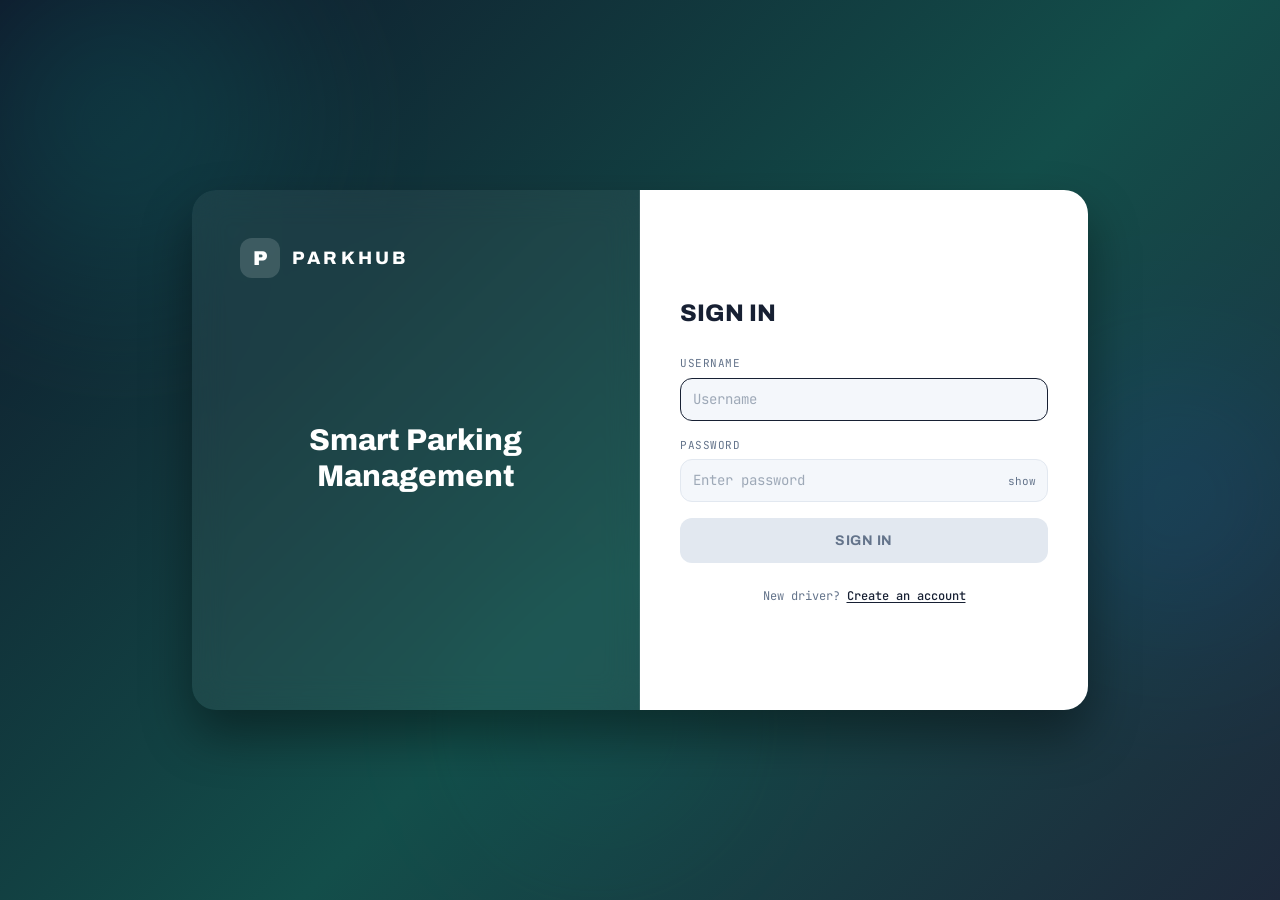
<file: index.html>
<!doctype html>
<html lang="en">
  <head>
    <meta charset="UTF-8" />
    <meta name="viewport" content="width=device-width, initial-scale=1.0" />
    <title>ParkHub — Sign In</title>
    <link rel="stylesheet" href="css/styles.css" />
  </head>
  <body>
    <div class="auth-shell">
      <div class="blob blob-1"></div>
      <div class="blob blob-2"></div>
      <div class="blob blob-3"></div>

      <!-- ============ Sign in ============ -->
      <div class="auth-card" id="login-screen">
        <div class="auth-brand">
          <div class="auth-logo">
            <div class="mark">P</div>
            <span class="name">ParkHub</span>
          </div>
          <div>
            <h2 class="auth-headline">Smart Parking Management</h2>
          </div>
        </div>

        <div class="auth-form">
          <div class="auth-logo auth-mobile-brand" style="margin-bottom: 40px">
            <div class="mark">P</div>
            <span class="name">ParkHub</span>
          </div>
          <h1 class="auth-title">Sign In</h1>

          <div class="msg msg--success" id="registered-msg" style="margin-top: 16px" hidden></div>

          <form id="login-form" class="stack-sm" style="margin-top: 24px" novalidate>
            <label class="field">
              <span class="field-label">Username</span>
              <input class="input round mono" id="login-username" placeholder="Username" autocomplete="username" autofocus />
            </label>
            <label class="field">
              <span class="field-label">Password</span>
              <span class="input-wrap" style="display: block">
                <input
                  class="input round mono"
                  id="login-password"
                  type="password"
                  placeholder="Enter password"
                  autocomplete="current-password"
                />
                <button type="button" class="input-toggle" data-toggle-pw="login-password">show</button>
              </span>
            </label>
            <div class="msg msg--error" id="login-error" hidden></div>
            <button type="submit" class="btn btn-primary btn-block btn-round" id="login-submit" disabled>Sign In</button>
          </form>

          <p class="auth-alt">New driver? <button type="button" id="go-register">Create an account</button></p>

        </div>
      </div>

      <!-- ============ Register ============ -->
      <div class="register-card" id="register-screen" hidden>
        <div class="register-section" style="padding-top: 24px">
          <div>
            <button type="button" class="link-btn plain" id="back-to-login">← Back to Sign In</button>
            <h1 class="auth-title" style="margin-top: 12px; font-size: 20px">Create Driver Account</h1>
            <p class="mono muted" style="margin-top: 4px; font-size: 11px">Community Parking · Cebu City</p>
          </div>
        </div>

        <form id="register-form" novalidate>
          <div class="register-section">
            <div class="section-label">1 — Personal Information</div>
            <div class="grid-2">
              <label class="field">
                <span class="field-label">First Name</span>
                <input class="input round" id="reg-first" placeholder="e.g. Juan" required />
              </label>
              <label class="field">
                <span class="field-label">Last Name</span>
                <input class="input round" id="reg-last" placeholder="e.g. Dela Cruz" required />
              </label>
            </div>
            <label class="field">
              <span class="field-label">Username</span>
              <span class="field-hint" style="display: block; margin: -2px 0 6px">Used to log in to your account</span>
              <input class="input round mono" id="reg-username" placeholder="e.g. juandelacruz" autocomplete="username" required />
            </label>
            <label class="field">
              <span class="field-label">Contact Number</span>
              <input class="input round mono" id="reg-contact" placeholder="e.g. 09XX XXX XXXX" required />
            </label>
            <label class="field">
              <span class="field-label">Email Address</span>
              <input class="input round mono" id="reg-email" type="email" placeholder="you@example.com" autocomplete="email" required />
            </label>
          </div>

          <div class="register-section">
            <div class="section-label">2 — Security</div>
            <label class="field">
              <span class="field-label">Password</span>
              <span class="input-wrap" style="display: block">
                <input
                  class="input round mono"
                  id="reg-password"
                  type="password"
                  placeholder="Create a password"
                  autocomplete="new-password"
                  required
                />
                <button type="button" class="input-toggle" data-toggle-pw="reg-password">show</button>
              </span>
              <ul class="pw-rules" id="pw-rules" hidden></ul>
            </label>
            <label class="field">
              <span class="field-label">Confirm Password</span>
              <span class="input-wrap" style="display: block">
                <input
                  class="input round mono"
                  id="reg-confirm"
                  type="password"
                  placeholder="Re-enter password"
                  autocomplete="new-password"
                  required
                />
                <button type="button" class="input-toggle" data-toggle-pw="reg-confirm">show</button>
              </span>
              <p class="field-hint" id="pw-match" hidden></p>
            </label>

            <div class="msg msg--error" id="register-error" hidden></div>

            <button type="submit" class="btn btn-dark btn-block btn-round" id="register-submit" disabled>Create Account</button>

            <p class="auth-alt" style="margin-top: 0; font-size: 11px">
              Already have an account? <button type="button" id="back-to-login-2">Sign in</button>
            </p>
          </div>
        </form>
      </div>
    </div>

    <script src="js/data.js"></script>
    <script src="js/store.js"></script>
    <script src="js/ui.js"></script>
    <script src="js/auth.js"></script>
  </body>
</html>
</file>
<file: css/styles.css>
/* ==========================================================================
   ParkHub — Community-Based Parking Facility Management System
   Plain CSS stylesheet (Swiss / International typographic style)
   ========================================================================== */

/* ---------- 0. Fonts (bundled locally in /fonts — works offline) ---------- */
/* Archivo — latin-ext */
@font-face {
  font-family: "Archivo";
  font-style: normal;
  font-weight: 400 900;
  font-display: swap;
  src: url("../fonts/archivo-latin-ext.woff2") format("woff2");
  unicode-range:
    U+0100-02BA, U+02BD-02C5, U+02C7-02CC, U+02CE-02D7, U+02DD-02FF, U+0304,
    U+0308, U+0329, U+1D00-1DBF, U+1E00-1E9F, U+1EF2-1EFF, U+2020, U+20A0-20AB,
    U+20AD-20C4, U+2113, U+2C60-2C7F, U+A720-A7FF;
}

/* Archivo — latin */
@font-face {
  font-family: "Archivo";
  font-style: normal;
  font-weight: 400 900;
  font-display: swap;
  src: url("../fonts/archivo-latin.woff2") format("woff2");
  unicode-range:
    U+0000-00FF, U+0131, U+0152-0153, U+02BB-02BC, U+02C6, U+02DA, U+02DC,
    U+0304, U+0308, U+0329, U+2000-206F, U+20AC, U+2122, U+2191, U+2193, U+2212,
    U+2215, U+FEFF, U+FFFD;
}

/* Inter — latin-ext */
@font-face {
  font-family: "Inter";
  font-style: normal;
  font-weight: 400 600;
  font-display: swap;
  src: url("../fonts/inter-latin-ext.woff2") format("woff2");
  unicode-range:
    U+0100-02BA, U+02BD-02C5, U+02C7-02CC, U+02CE-02D7, U+02DD-02FF, U+0304,
    U+0308, U+0329, U+1D00-1DBF, U+1E00-1E9F, U+1EF2-1EFF, U+2020, U+20A0-20AB,
    U+20AD-20C4, U+2113, U+2C60-2C7F, U+A720-A7FF;
}

/* Inter — latin */
@font-face {
  font-family: "Inter";
  font-style: normal;
  font-weight: 400 600;
  font-display: swap;
  src: url("../fonts/inter-latin.woff2") format("woff2");
  unicode-range:
    U+0000-00FF, U+0131, U+0152-0153, U+02BB-02BC, U+02C6, U+02DA, U+02DC,
    U+0304, U+0308, U+0329, U+2000-206F, U+20AC, U+2122, U+2191, U+2193, U+2212,
    U+2215, U+FEFF, U+FFFD;
}

/* JetBrains Mono — latin-ext */
@font-face {
  font-family: "JetBrains Mono";
  font-style: normal;
  font-weight: 400 700;
  font-display: swap;
  src: url("../fonts/jetbrains-mono-latin-ext.woff2") format("woff2");
  unicode-range:
    U+0100-02BA, U+02BD-02C5, U+02C7-02CC, U+02CE-02D7, U+02DD-02FF, U+0304,
    U+0308, U+0329, U+1D00-1DBF, U+1E00-1E9F, U+1EF2-1EFF, U+2020, U+20A0-20AB,
    U+20AD-20C4, U+2113, U+2C60-2C7F, U+A720-A7FF;
}

/* JetBrains Mono — latin */
@font-face {
  font-family: "JetBrains Mono";
  font-style: normal;
  font-weight: 400 700;
  font-display: swap;
  src: url("../fonts/jetbrains-mono-latin.woff2") format("woff2");
  unicode-range:
    U+0000-00FF, U+0131, U+0152-0153, U+02BB-02BC, U+02C6, U+02DA, U+02DC,
    U+0304, U+0308, U+0329, U+2000-206F, U+20AC, U+2122, U+2191, U+2193, U+2212,
    U+2215, U+FEFF, U+FFFD;
}

/* ---------- 1. Design tokens ---------- */
:root {
  --font-display: "Archivo", sans-serif;
  --font-sans: "Inter", sans-serif;
  --font-mono: "JetBrains Mono", monospace;

  --paper: #f4f7fb;
  --ink: #172033;
  --ink-soft: #64748b;
  --line: #e2e8f0;
  --signal: #ef4444;
  --signal-ink: #dc2626;
  --available: #22c55e;
  --available-soft: #dcfce7;
  --occupied: #172033;
  --reserved: #f59e0b;
  --reserved-soft: #fef3c7;
  --navy: #172234;
  --navy-soft: #223149;
  --info: #2998d3;
  --violet: #8b4ab8;
  --teal: #18b99a;
  --pwd: #3b82f6;
  --pwd-soft: #eff6ff;
  --gcash: #0070e0;

  --sidebar-w: 224px;
  --radius: 12px;
  --shadow-sm: 0 1px 2px rgba(15, 23, 42, 0.06);
  --shadow-md: 0 4px 12px rgba(15, 23, 42, 0.12);
  --ease: cubic-bezier(0.4, 0, 0.2, 1);
}

/* ---------- 2. Base ---------- */
*,
*::before,
*::after {
  box-sizing: border-box;
}

html,
body {
  height: 100%;
  margin: 0;
}

body {
  background: var(--paper);
  color: var(--ink);
  font-family: var(--font-sans);
  font-size: 14px;
  line-height: 1.5;
  -webkit-font-smoothing: antialiased;
}

h1,
h2,
h3,
p {
  margin: 0;
}

button,
input,
select {
  font: inherit;
  color: inherit;
}

button {
  cursor: pointer;
  background: none;
  border: 0;
  padding: 0;
}

button:disabled {
  cursor: not-allowed;
}

img {
  display: block;
  max-width: 100%;
}

[hidden] {
  display: none !important;
}

::selection {
  background: var(--signal);
  color: #fff;
}

* {
  scrollbar-width: thin;
  scrollbar-color: transparent transparent;
}
*:hover {
  scrollbar-color: var(--line) transparent;
}

.mono {
  font-family: var(--font-mono);
}
.display {
  font-family: var(--font-display);
}
.muted {
  color: var(--ink-soft);
}
.text-green {
  color: var(--available);
}
.text-red {
  color: var(--signal);
}
.text-amber {
  color: var(--reserved);
}
.text-right {
  text-align: right;
}
.text-center {
  text-align: center;
}
.bold {
  font-weight: 700;
}
.stack > * + * {
  margin-top: 24px;
}
.stack-sm > * + * {
  margin-top: 16px;
}

/* ---------- 3. Application shell ---------- */
body.app {
  display: flex;
  flex-direction: column;
  height: 100vh;
  overflow: hidden;
}

.sidebar {
  position: fixed;
  inset: 0 auto 0 0;
  z-index: 40;
  display: flex;
  flex-direction: column;
  width: var(--sidebar-w);
  background: var(--navy);
  color: #fff;
  box-shadow: 0 10px 25px rgba(0, 0, 0, 0.25);
  transform: translateX(-100%);
  transition: transform 300ms var(--ease);
}

body.nav-open .sidebar {
  transform: translateX(0);
}

.sidebar-brand {
  display: flex;
  align-items: center;
  gap: 12px;
  min-height: 64px;
  padding: 0 16px;
  border-bottom: 1px solid rgba(255, 255, 255, 0.1);
}

.brand-mark {
  display: flex;
  align-items: center;
  justify-content: center;
  flex-shrink: 0;
  width: 36px;
  height: 36px;
  border-radius: 8px;
  background: var(--available);
  font-family: var(--font-display);
  font-size: 16px;
  font-weight: 900;
  color: #fff;
}

.brand-name {
  display: block;
  font-family: var(--font-display);
  font-size: 14px;
  font-weight: 800;
  letter-spacing: 0.14em;
  text-transform: uppercase;
  line-height: 1.2;
}

.brand-sub {
  display: block;
  margin-top: 2px;
  font-family: var(--font-mono);
  font-size: 9px;
  letter-spacing: 0.05em;
  text-transform: uppercase;
  color: rgba(255, 255, 255, 0.5);
}

.nav-list {
  display: flex;
  flex: 1;
  flex-direction: column;
  gap: 4px;
  margin: 0;
  padding: 16px 12px;
  list-style: none;
  overflow-y: auto;
}

.nav-item {
  display: flex;
  align-items: center;
  justify-content: space-between;
  gap: 8px;
  width: 100%;
  padding: 12px;
  border-radius: 8px;
  text-align: left;
  color: rgba(255, 255, 255, 0.65);
  transition:
    background-color 150ms,
    color 150ms;
}

.nav-item:hover {
  background: rgba(255, 255, 255, 0.1);
  color: #fff;
}

.nav-item.is-active {
  background: var(--available);
  color: #fff;
  font-weight: 700;
  box-shadow: var(--shadow-sm);
}

.nav-item-main {
  display: flex;
  align-items: center;
  gap: 12px;
  min-width: 0;
}

.nav-icon {
  display: flex;
  align-items: center;
  justify-content: center;
  flex-shrink: 0;
  width: 28px;
  height: 28px;
  border-radius: 6px;
  background: rgba(255, 255, 255, 0.1);
  font-family: var(--font-display);
  font-size: 10px;
  font-weight: 700;
}

.nav-item.is-active .nav-icon {
  background: rgba(255, 255, 255, 0.2);
}

.nav-label {
  font-family: var(--font-mono);
  font-size: 11px;
  line-height: 1.35;
}

.nav-badge {
  flex-shrink: 0;
  padding: 1px 6px;
  border-radius: 999px;
  background: rgba(255, 255, 255, 0.1);
  font-family: var(--font-mono);
  font-size: 10px;
  font-weight: 700;
  color: #fff;
}

.nav-item.is-active .nav-badge,
.nav-badge--light {
  background: #fff;
  color: var(--available);
}

.sidebar-footer {
  padding: 16px;
  border-top: 1px solid rgba(255, 255, 255, 0.1);
}

.btn-logout {
  width: 100%;
  padding: 10px 16px;
  border: 1px solid rgba(255, 255, 255, 0.2);
  border-radius: 8px;
  font-family: var(--font-mono);
  font-size: 10px;
  letter-spacing: 0.05em;
  text-transform: uppercase;
  color: rgba(255, 255, 255, 0.7);
  transition: background-color 150ms;
}

.btn-logout:hover {
  background: rgba(255, 255, 255, 0.1);
  color: #fff;
}

.topbar,
.workspace {
  transition: margin-left 300ms var(--ease);
}

body.nav-open .topbar,
body.nav-open .workspace {
  margin-left: var(--sidebar-w);
}

.topbar {
  position: sticky;
  top: 0;
  z-index: 30;
  display: flex;
  align-items: center;
  justify-content: space-between;
  gap: 16px;
  min-height: 64px;
  padding: 12px 28px;
  border-bottom: 1px solid var(--line);
  background: rgba(255, 255, 255, 0.95);
  backdrop-filter: blur(8px);
  box-shadow: var(--shadow-sm);
}

.topbar-left {
  display: flex;
  align-items: center;
  gap: 12px;
}

.menu-btn {
  display: flex;
  flex-direction: column;
  align-items: center;
  justify-content: center;
  gap: 4px;
  width: 36px;
  height: 36px;
  border-radius: 8px;
  color: var(--ink-soft);
  transition: background-color 150ms;
}

.menu-btn span {
  display: block;
  width: 16px;
  height: 2px;
  border-radius: 2px;
  background: currentColor;
}

.menu-btn:hover {
  background: var(--paper);
  color: var(--ink);
}

.topbar-title {
  font-family: var(--font-display);
  font-size: 14px;
  font-weight: 600;
  color: var(--ink-soft);
}

.user-chip {
  display: flex;
  align-items: center;
  gap: 8px;
  padding: 6px 12px 6px 6px;
  border: 1px solid var(--line);
  border-radius: 999px;
  background: var(--paper);
  font-size: 13px;
  font-weight: 500;
}

.avatar {
  display: flex;
  align-items: center;
  justify-content: center;
  width: 28px;
  height: 28px;
  border-radius: 999px;
  background: var(--navy);
  font-family: var(--font-display);
  font-size: 12px;
  font-weight: 700;
  color: #fff;
  overflow: hidden;
}

.avatar img {
  width: 100%;
  height: 100%;
  object-fit: cover;
}

.workspace {
  flex: 1;
  overflow-y: auto;
  padding: 32px;
  background: var(--paper);
}

.container-narrow {
  max-width: 1100px;
  margin: 0 auto;
}

/* ---------- 4. Typography blocks ---------- */
.page-head {
  margin-bottom: 24px;
}

.page-title {
  font-family: var(--font-display);
  font-size: 24px;
  font-weight: 800;
  letter-spacing: -0.01em;
  line-height: 1.2;
}

.page-title.upper {
  text-transform: uppercase;
}

.page-title.centered {
  text-align: center;
}

.page-sub {
  margin-top: 4px;
  font-size: 14px;
  color: var(--ink-soft);
}

.page-sub.mono {
  font-size: 11px;
}

.label {
  font-family: var(--font-mono);
  font-size: 11px;
  letter-spacing: 0.18em;
  text-transform: uppercase;
  color: var(--ink-soft);
}

.label-sm {
  font-family: var(--font-mono);
  font-size: 9px;
  letter-spacing: 0.16em;
  text-transform: uppercase;
  color: var(--ink-soft);
}

/* ---------- 5. Cards / panels ---------- */
.card {
  overflow: hidden;
  border: 1px solid var(--line);
  border-radius: var(--radius);
  background: #fff;
  box-shadow: var(--shadow-sm);
}

.card-head {
  display: flex;
  flex-wrap: wrap;
  align-items: center;
  justify-content: space-between;
  gap: 12px;
  padding: 12px 20px;
  border-bottom: 1px solid var(--line);
}

.card-title {
  font-family: var(--font-display);
  font-size: 14px;
  font-weight: 700;
  letter-spacing: 0.14em;
  text-transform: uppercase;
}

.card-subhead {
  font-family: var(--font-mono);
  font-size: 11px;
  font-weight: 700;
  letter-spacing: 0.18em;
  text-transform: uppercase;
  color: var(--ink-soft);
}

.card-count {
  font-family: var(--font-mono);
  font-size: 11px;
  font-weight: 700;
}

.card-body {
  padding: 20px;
}

.card-foot {
  display: flex;
  justify-content: flex-end;
  padding: 12px 16px;
  border-top: 1px solid var(--line);
  background: rgba(244, 247, 251, 0.6);
}

.count-pill {
  padding: 1px 6px;
  background: var(--signal);
  font-family: var(--font-mono);
  font-size: 9px;
  font-weight: 700;
  color: #fff;
}

/* ---------- 6. KPI tiles ---------- */
.kpi-grid {
  display: grid;
  grid-template-columns: 1fr;
  gap: 16px;
}

@media (min-width: 640px) {
  .kpi-grid.cols-3 {
    grid-template-columns: repeat(3, 1fr);
  }
  .kpi-grid.cols-4 {
    grid-template-columns: repeat(2, 1fr);
  }
}

@media (min-width: 1024px) {
  .kpi-grid.cols-4 {
    grid-template-columns: repeat(4, 1fr);
  }
}

.kpi {
  position: relative;
  overflow: hidden;
  padding: 20px;
  border-radius: var(--radius);
  color: #fff;
  box-shadow: var(--shadow-md);
}

.kpi::after {
  content: "";
  position: absolute;
  right: -32px;
  bottom: -32px;
  width: 104px;
  height: 104px;
  border-radius: 999px;
  background: rgba(255, 255, 255, 0.1);
}

.kpi > * {
  position: relative;
}

.kpi-label {
  font-family: var(--font-mono);
  font-size: 10px;
  letter-spacing: 0.18em;
  text-transform: uppercase;
  color: rgba(255, 255, 255, 0.75);
}

.kpi-value {
  margin-top: 4px;
  font-family: var(--font-display);
  font-size: 24px;
  font-weight: 800;
  line-height: 1.2;
}

.kpi--lg .kpi-value {
  margin-top: 8px;
  font-size: 36px;
  letter-spacing: -0.01em;
}

.kpi-sub {
  margin-top: 4px;
  font-size: 12px;
  color: rgba(255, 255, 255, 0.75);
}

.kpi--stat {
  min-height: 128px;
}

.kpi--stat .kpi-value {
  margin-top: 0;
  font-size: 36px;
}

.kpi--stat .kpi-sub {
  margin-top: 8px;
  font-size: 14px;
  font-weight: 500;
  color: rgba(255, 255, 255, 0.85);
}

.g-emerald {
  background: linear-gradient(135deg, #34d399, #059669);
}
.g-blue {
  background: linear-gradient(135deg, var(--info), #2563eb);
}
.g-amber {
  background: linear-gradient(135deg, #fbbf24, #f97316);
}
.g-violet {
  background: linear-gradient(135deg, var(--violet), #9333ea);
}
.g-red {
  background: linear-gradient(135deg, #ef4444, #dc2626);
}
.g-teal {
  background: linear-gradient(135deg, var(--teal), #0891b2);
}

/* ---------- 7. Facility selector ---------- */
.facility-tabs {
  display: flex;
  flex-wrap: wrap;
  gap: 1px;
  margin-bottom: 24px;
  overflow: hidden;
  border: 1px solid var(--line);
  border-radius: var(--radius);
  background: var(--line);
  box-shadow: var(--shadow-sm);
}

.facility-tab {
  flex: 1;
  min-width: 120px;
  padding: 12px 16px;
  background: #fff;
  text-align: left;
  color: var(--ink-soft);
  transition: background-color 150ms;
}

.facility-tab:hover {
  background: var(--paper);
  color: var(--ink);
}

.facility-tab.is-active {
  background: var(--ink);
  color: var(--paper);
}

.facility-tab-name,
.facility-banner-name {
  font-family: var(--font-display);
  font-size: 11px;
  font-weight: 700;
  letter-spacing: 0.05em;
  text-transform: uppercase;
  line-height: 1.25;
}

.facility-tab-meta,
.facility-banner-meta {
  margin-top: 2px;
  font-family: var(--font-mono);
  font-size: 10px;
  opacity: 0.7;
}

.facility-banner {
  margin-bottom: 24px;
  padding: 12px 16px;
  border-radius: var(--radius);
  background: var(--navy);
  color: var(--paper);
  box-shadow: var(--shadow-sm);
}

.facility-banner-meta {
  opacity: 0.6;
}

/* ---------- 8. Zone filter chips ---------- */

.chip {
  padding: 4px 10px;
  font-family: var(--font-mono);
  font-size: 11px;
  letter-spacing: 0.05em;
  text-transform: uppercase;
  color: var(--ink-soft);
  transition: background-color 150ms;
}

.chip:hover {
  background: var(--paper);
}

.chip.is-active {
  background: var(--ink);
  color: var(--paper);
}

/* ---------- 9. Slot map ---------- */
.slot-grid {
  display: grid;
  grid-template-columns: repeat(5, 1fr);
  gap: 1px;
  padding: 1px;
  background: var(--line);
}

@media (min-width: 640px) {
  .slot-grid {
    grid-template-columns: repeat(8, 1fr);
  }
  .slot-grid.cols-10-sm {
    grid-template-columns: repeat(10, 1fr);
  }
}

@media (min-width: 1024px) {
  .slot-grid {
    grid-template-columns: repeat(10, 1fr);
  }
}

.slot {
  position: relative;
  display: flex;
  flex-direction: column;
  justify-content: space-between;
  aspect-ratio: 1 / 1;
  padding: 8px;
  text-align: left;
  transition:
    background-color 150ms,
    opacity 150ms;
}

.slot:focus {
  outline: none;
}

.slot--available {
  background: var(--available-soft);
}
.slot--available.is-pwd {
  background: var(--pwd-soft);
}
.slot--occupied {
  background: #fff;
}
.slot--occupied.from-reservation,
.slot--reserved {
  background: var(--reserved-soft);
}
.slot--out_of_service {
  background: var(--line);
  opacity: 0.6;
}

button.slot--available:hover {
  background: rgba(34, 197, 94, 0.2);
}
button.slot--available.is-pwd:hover {
  background: #dbeafe;
}
button.slot--occupied:not(.from-reservation):hover {
  background: var(--paper);
}
button.slot--reserved:hover {
  background: rgba(245, 158, 11, 0.2);
}
button.slot--out_of_service:hover {
  opacity: 0.8;
}

.slot.is-selected {
  box-shadow: inset 0 0 0 2px var(--ink);
}

/* Driver picker: unavailable slots are dimmed */
.slot.is-locked {
  cursor: not-allowed;
  opacity: 0.4;
}
.slot--reserved.is-locked {
  opacity: 0.5;
}

.slot-row {
  display: flex;
  align-items: center;
  justify-content: space-between;
  gap: 2px;
}

.slot-row.bottom {
  align-items: flex-end;
}

.slot-id {
  font-family: var(--font-mono);
  font-size: 12px;
  font-weight: 500;
}

.slot--out_of_service .slot-id {
  text-decoration: line-through;
  color: var(--ink-soft);
}

.slot-icons {
  display: flex;
  align-items: center;
  gap: 2px;
}

.slot-sub {
  overflow: hidden;
  font-family: var(--font-mono);
  font-size: 10px;
  color: var(--ink-soft);
  white-space: nowrap;
  text-overflow: ellipsis;
}

.pwd-tag {
  font-family: var(--font-mono);
  font-size: 8px;
  font-weight: 700;
  color: var(--pwd);
}

.slot-select-hint {
  position: absolute;
  inset: 0;
  display: flex;
  align-items: center;
  justify-content: center;
  opacity: 0;
  transition: opacity 150ms;
}

.slot:hover .slot-select-hint {
  opacity: 1;
}

.slot-select-hint span {
  padding: 2px 6px;
  background: var(--available);
  font-family: var(--font-mono);
  font-size: 9px;
  font-weight: 700;
  letter-spacing: 0.05em;
  text-transform: uppercase;
  color: #fff;
}

.vbadge {
  display: inline-flex;
  align-items: center;
  justify-content: center;
  width: 16px;
  height: 16px;
  border-radius: 4px;
  font-family: var(--font-mono);
  font-size: 8px;
  font-weight: 700;
  color: #fff;
}

.vbadge--A {
  background: var(--ink);
}
.vbadge--M {
  background: var(--violet);
}

.legend .vbadge {
  font-size: 9px;
}

.dot {
  display: inline-block;
  flex-shrink: 0;
  width: 8px;
  height: 8px;
}

.dot--available {
  background: var(--available);
}
.dot--occupied {
  background: var(--occupied);
}
.dot--reserved {
  background: var(--reserved);
}
.dot--out_of_service {
  background: var(--ink-soft);
}
.dot--pwd {
  border-radius: 999px;
  background: var(--pwd);
}

.legend {
  display: flex;
  flex-wrap: wrap;
  align-items: center;
  gap: 16px;
  padding: 12px 20px;
  border-top: 1px solid var(--line);
}

.legend.top {
  border-top: 0;
  border-bottom: 1px solid var(--line);
  padding: 12px 24px;
}

.legend-item {
  display: flex;
  align-items: center;
  gap: 8px;
  font-size: 12px;
  color: var(--ink-soft);
}

/* ---------- 10. Tables ---------- */
.table-wrap {
  overflow-x: auto;
}

table.data {
  width: 100%;
  border-collapse: collapse;
  text-align: left;
  font-size: 14px;
}

table.data th {
  padding: 10px 16px;
  border-bottom: 1px solid var(--line);
  background: var(--paper);
  font-family: var(--font-mono);
  font-size: 10px;
  font-weight: 500;
  letter-spacing: 0.05em;
  text-transform: uppercase;
  color: var(--ink-soft);
  white-space: nowrap;
}

table.data.plain th {
  background: transparent;
  padding: 10px 20px;
  font-size: 11px;
}

table.data td {
  padding: 12px 16px;
  border-bottom: 1px solid var(--line);
  vertical-align: middle;
}

table.data.plain td {
  padding: 12px 20px;
}

table.data.compact td {
  font-family: var(--font-mono);
  font-size: 12px;
}

table.data tbody tr:last-child td {
  border-bottom: 0;
}

table.data tbody tr:hover {
  background: rgba(244, 247, 251, 0.6);
}

table.data tr.is-dim {
  opacity: 0.6;
}

table.data tr.is-faded {
  opacity: 0.5;
}

table.data td.empty {
  padding: 32px 20px;
  text-align: center;
  font-family: var(--font-mono);
  font-size: 13px;
  color: var(--ink-soft);
}

.cell-actions {
  display: flex;
  align-items: center;
  justify-content: flex-end;
  gap: 8px;
}

/* ---------- 11. Badges ---------- */
.badge {
  display: inline-block;
  padding: 2px 8px;
  font-family: var(--font-mono);
  font-size: 10px;
  font-weight: 700;
  letter-spacing: 0.05em;
  text-transform: uppercase;
  white-space: nowrap;
}

.badge--green {
  background: var(--available-soft);
  color: var(--available);
}
.badge--red {
  background: rgba(239, 68, 68, 0.1);
  color: var(--signal);
}
.badge--amber {
  background: var(--reserved-soft);
  color: var(--reserved);
}
.badge--gray {
  background: var(--line);
  color: var(--ink-soft);
}
.badge--dark {
  background: var(--ink);
  color: var(--paper);
}
.badge--solid-green {
  background: var(--available);
  color: #fff;
}
.badge--solid-red {
  background: var(--signal);
  color: #fff;
}
.badge--outline-pwd {
  border: 1px solid #60a5fa;
  color: var(--pwd);
  font-size: 9px;
  padding: 1px 6px;
}

/* ---------- 12. Buttons ---------- */
.btn {
  display: inline-flex;
  align-items: center;
  justify-content: center;
  gap: 6px;
  padding: 12px 16px;
  font-family: var(--font-display);
  font-size: 14px;
  font-weight: 700;
  letter-spacing: 0.04em;
  text-transform: uppercase;
  transition:
    background-color 150ms,
    color 150ms,
    border-color 150ms,
    opacity 150ms;
}

.btn-block {
  width: 100%;
}

.btn-round {
  border-radius: var(--radius);
}

.btn-primary {
  background: var(--signal);
  color: #fff;
}
.btn-primary:hover {
  background: var(--signal-ink);
}

.btn-dark {
  background: var(--ink);
  color: var(--paper);
}
.btn-dark:hover {
  background: var(--signal);
}
.btn-dark.to-gcash:hover {
  background: var(--gcash);
}
.btn-dark.to-green:hover {
  background: var(--available);
}

.btn-outline-dark {
  border: 2px solid var(--ink);
  background: #fff;
  color: var(--ink);
}
.btn-outline-dark:hover {
  background: var(--ink);
  color: var(--paper);
}

.btn-gcash {
  background: var(--gcash);
  color: #fff;
}
.btn-gcash:hover {
  opacity: 0.9;
}

.btn:disabled,
.btn:disabled:hover {
  background: var(--line);
  border-color: var(--line);
  color: var(--ink-soft);
  opacity: 1;
}

/* Small mono action buttons */
.btn-sm {
  display: inline-flex;
  align-items: center;
  justify-content: center;
  gap: 4px;
  padding: 4px 12px;
  border: 1px solid var(--ink);
  background: #fff;
  font-family: var(--font-mono);
  font-size: 11px;
  letter-spacing: 0.05em;
  text-transform: uppercase;
  white-space: nowrap;
  transition:
    background-color 150ms,
    color 150ms,
    border-color 150ms;
}

.btn-sm:hover {
  background: var(--ink);
  color: var(--paper);
}

.btn-sm.lg {
  padding: 10px 20px;
}

.btn-sm.green {
  border-color: var(--available);
  color: var(--available);
}
.btn-sm.green:hover {
  background: var(--available);
  color: #fff;
}

.btn-sm.red {
  border-color: var(--signal);
  color: var(--signal);
}
.btn-sm.red:hover {
  background: var(--signal);
  color: #fff;
}

.btn-sm.solid-green {
  border-color: var(--available);
  background: var(--available);
  color: #fff;
}
.btn-sm.solid-green:hover {
  opacity: 0.8;
}

.btn-sm.solid-dark {
  background: var(--ink);
  color: var(--paper);
}
.btn-sm.solid-dark:hover,
.btn-sm.to-red:hover {
  border-color: var(--signal);
  background: var(--signal);
  color: #fff;
}

.btn-rounded {
  padding: 10px 20px;
  border-radius: 8px;
  font-family: var(--font-mono);
  font-size: 10px;
  font-weight: 700;
  letter-spacing: 0.05em;
  text-transform: uppercase;
  color: #fff;
}

.btn-rounded.dark {
  background: var(--ink);
}
.btn-rounded.dark:hover {
  background: var(--navy-soft);
}
.btn-rounded.red {
  background: var(--signal);
}
.btn-rounded.red:hover {
  background: var(--signal-ink);
}

.link-btn {
  font-family: var(--font-mono);
  font-size: 11px;
  letter-spacing: 0.05em;
  text-transform: uppercase;
  color: var(--ink-soft);
  transition: color 150ms;
}

.link-btn:hover {
  color: var(--signal);
}

.link-btn.warn {
  font-size: 10px;
  color: rgba(239, 68, 68, 0.7);
}

.link-btn.warn:hover {
  color: var(--signal);
}

.link-btn.plain {
  text-transform: none;
  letter-spacing: 0;
  font-size: 12px;
}

.link-btn.plain:hover {
  color: var(--ink);
}

/* ---------- 13. Forms ---------- */
.field {
  display: block;
}

.field > .label,
.field > .field-label {
  display: block;
  margin-bottom: 6px;
}

.field-label {
  font-family: var(--font-mono);
  font-size: 11px;
  letter-spacing: 0.05em;
  text-transform: uppercase;
  color: var(--ink-soft);
}

.field-label.sm {
  font-size: 10px;
}

.field-hint {
  margin-top: 4px;
  font-family: var(--font-mono);
  font-size: 10px;
  color: var(--ink-soft);
}

.input {
  width: 100%;
  padding: 8px 12px;
  border: 1px solid var(--line);
  background: var(--paper);
  outline: none;
  transition: border-color 150ms;
}

.input:focus {
  border-color: var(--ink);
}

.input.white {
  background: #fff;
}

.input.round {
  padding: 10px 12px;
  border-radius: var(--radius);
  font-size: 14px;
}

.input.round-sm {
  padding: 10px 12px;
  border-radius: 8px;
  font-size: 14px;
}

.input.mono {
  font-family: var(--font-mono);
}

.input.upper {
  text-transform: uppercase;
}

.input.is-valid {
  border-color: var(--available);
}

.input.is-invalid {
  border-color: var(--signal);
}

.input::placeholder {
  color: rgba(100, 116, 139, 0.6);
}

.input-wrap {
  position: relative;
}

.input-wrap .input {
  padding-right: 48px;
}

.input-toggle {
  position: absolute;
  top: 50%;
  right: 12px;
  transform: translateY(-50%);
  font-family: var(--font-mono);
  font-size: 11px;
  color: var(--ink-soft);
}

.input-toggle:hover {
  color: var(--ink);
}

.search {
  position: relative;
}

.search svg {
  position: absolute;
  top: 50%;
  left: 12px;
  transform: translateY(-50%);
  color: var(--ink-soft);
  pointer-events: none;
}

.search .input {
  padding-left: 36px;
  padding-right: 36px;
  font-family: var(--font-mono);
  font-size: 13px;
}

.search-clear {
  position: absolute;
  top: 50%;
  right: 12px;
  transform: translateY(-50%);
  font-family: var(--font-mono);
  font-size: 12px;
  color: var(--ink-soft);
}

.search-clear:hover {
  color: var(--signal);
}

.search-bar {
  padding: 12px 20px;
  border-bottom: 1px solid var(--line);
}

/* Segmented vehicle-type control */
.seg {
  display: grid;
  grid-template-columns: repeat(2, 1fr);
  gap: 1px;
  background: var(--line);
}

.seg.cols-4 {
  display: flex;
}

.seg.cols-4 > button {
  flex: 1;
}

.seg > button {
  display: flex;
  align-items: center;
  justify-content: space-between;
  padding: 8px 12px;
  background: #fff;
  font-size: 14px;
  transition: background-color 150ms;
}

.seg.center > button {
  justify-content: center;
  font-family: var(--font-mono);
  font-weight: 700;
  padding: 10px 12px;
}

.seg > button:hover {
  background: var(--paper);
}

.seg > button.is-active {
  background: var(--ink);
  color: var(--paper);
}

.seg > button:disabled {
  opacity: 0.35;
}

.seg-rate {
  font-family: var(--font-mono);
  font-size: 11px;
  opacity: 0.7;
}

.msg {
  padding: 8px 12px;
  border-radius: 8px;
  font-family: var(--font-mono);
  font-size: 11px;
}

.msg--success {
  background: var(--available-soft);
  color: var(--available);
}

.msg--error {
  border: 1px solid rgba(239, 68, 68, 0.4);
  background: rgba(239, 68, 68, 0.05);
  color: var(--signal);
}

.form-grid {
  display: grid;
  gap: 16px;
  padding: 16px;
}

@media (min-width: 768px) {
  .form-grid {
    grid-template-columns: repeat(2, 1fr);
  }
  .form-grid .span-2 {
    grid-column: span 2;
  }
}

/* ---------- 14. Info cells (detail grids) ---------- */
.info-grid {
  display: grid;
  grid-template-columns: repeat(2, 1fr);
  gap: 1px;
  background: var(--line);
}

@media (min-width: 640px) {
  .info-grid.cols-4 {
    grid-template-columns: repeat(4, 1fr);
  }
}

.info-grid > .span-all {
  grid-column: 1 / -1;
}

.info-cell {
  padding: 12px 16px;
  background: #fff;
}

.info-cell.lg {
  padding: 16px 20px;
}

.info-value {
  margin-top: 2px;
  font-size: 14px;
  font-weight: 500;
}

.info-value.mono {
  font-family: var(--font-mono);
}

.info-value.accent {
  color: var(--signal);
}

/* ---------- 15. Staff dashboard pieces ---------- */
.two-col {
  display: grid;
  grid-template-columns: 1fr;
  gap: 32px;
}

@media (min-width: 1280px) {
  .two-col {
    grid-template-columns: 1fr 360px;
  }
}

.slot-pick-box {
  display: flex;
  align-items: center;
  justify-content: space-between;
  margin-bottom: 12px;
}

.slot-pick-box.manual {
  padding: 8px 12px;
  border: 1px solid var(--ink);
  background: var(--paper);
}

.slot-pick-id {
  font-family: var(--font-mono);
  font-size: 18px;
  font-weight: 500;
}

.rate-list {
  margin: 0;
  padding: 0;
  list-style: none;
}

.rate-list li {
  display: flex;
  align-items: center;
  justify-content: space-between;
  padding: 12px 20px;
  border-bottom: 1px solid var(--line);
}

.rate-list li:last-child {
  border-bottom: 0;
}

.ticket {
  border: 2px dashed var(--ink);
  background: #fff;
}

.ticket-head {
  display: flex;
  align-items: center;
  justify-content: space-between;
  padding: 12px 20px;
  border-bottom: 2px dashed var(--ink);
}

.ticket-id {
  font-family: var(--font-mono);
  font-size: 30px;
  font-weight: 700;
  letter-spacing: -0.02em;
  color: var(--signal);
}

.ticket-rows {
  display: grid;
  grid-template-columns: repeat(2, 1fr);
  gap: 12px;
  margin-top: 12px;
}

.ticket-rows .v {
  font-family: var(--font-mono);
  font-weight: 500;
}

.slot-detail {
  border-top: 1px solid var(--line);
  background: #fff;
}

.slot-detail-head {
  display: flex;
  flex-wrap: wrap;
  align-items: center;
  justify-content: space-between;
  gap: 12px;
  padding: 12px 20px;
  border-bottom: 1px solid var(--line);
}

.slot-detail-title {
  display: flex;
  align-items: center;
  gap: 12px;
}

.slot-detail-msg {
  display: flex;
  align-items: center;
  justify-content: space-between;
  gap: 16px;
  padding: 20px;
}

.slot-detail-msg .lead {
  display: flex;
  align-items: center;
  gap: 16px;
}

.circle-icon {
  display: flex;
  align-items: center;
  justify-content: center;
  flex-shrink: 0;
  width: 40px;
  height: 40px;
  border-radius: 999px;
  background: var(--paper);
  font-family: var(--font-mono);
  font-weight: 700;
  color: var(--ink-soft);
}

.circle-icon.green {
  background: var(--available-soft);
  color: var(--available);
}

.circle-icon.gray {
  background: var(--line);
}

.extend-box {
  border-top: 1px solid var(--line);
  background: var(--paper);
}

.action-bar {
  display: flex;
  flex-wrap: wrap;
  align-items: center;
  justify-content: center;
  gap: 12px;
  padding: 16px;
  border-top: 1px solid var(--line);
  background: #fff;
}

.exit-strip {
  display: flex;
  align-items: center;
  justify-content: space-between;
  gap: 12px;
  padding: 12px 20px;
  background: var(--paper);
}

/* Arrival alert popups (staff) */
.alert-stack {
  position: fixed;
  right: 24px;
  bottom: 24px;
  z-index: 50;
  display: flex;
  flex-direction: column;
  gap: 12px;
  max-width: 360px;
}

.alert-card {
  border-left: 4px solid var(--signal);
  background: #fff;
  box-shadow: 0 25px 50px rgba(15, 23, 42, 0.25);
}

.alert-card-head {
  display: flex;
  align-items: center;
  justify-content: space-between;
  gap: 8px;
  padding: 12px 16px;
  background: var(--signal);
  color: #fff;
  font-family: var(--font-display);
  font-size: 14px;
  font-weight: 700;
  letter-spacing: 0.04em;
  text-transform: uppercase;
}

.alert-card-head button {
  font-family: var(--font-mono);
  font-size: 12px;
  color: rgba(255, 255, 255, 0.7);
}

.alert-card-actions {
  display: flex;
  gap: 1px;
  background: var(--line);
}

.alert-card-actions button {
  padding: 10px 16px;
  font-family: var(--font-mono);
  font-size: 11px;
  letter-spacing: 0.05em;
  text-transform: uppercase;
}

.alert-card-actions .approve {
  flex: 1;
  background: var(--available);
  color: #fff;
  font-weight: 700;
}

.alert-card-actions .dismiss {
  background: #fff;
  color: var(--ink-soft);
}

/* ---------- 16. Modals ---------- */
.modal-backdrop {
  position: fixed;
  inset: 0;
  z-index: 50;
  display: flex;
  align-items: flex-end;
  justify-content: center;
  padding: 0 16px;
  background: rgba(23, 32, 51, 0.4);
  backdrop-filter: blur(4px);
}

@media (min-width: 640px) {
  .modal-backdrop {
    align-items: center;
  }
}

.modal {
  display: flex;
  flex-direction: column;
  width: 100%;
  max-width: 1100px;
  max-height: 92vh;
  overflow: hidden;
  border: 1px solid var(--line);
  background: var(--paper);
  box-shadow: 0 25px 50px rgba(15, 23, 42, 0.3);
}

.modal.sm {
  max-width: 448px;
}

.modal.xs {
  max-width: 384px;
  background: #fff;
}

.modal-head {
  display: flex;
  flex-shrink: 0;
  align-items: center;
  justify-content: space-between;
  gap: 16px;
  padding: 16px 24px;
  border-bottom: 1px solid var(--line);
  background: #fff;
}

.modal-head.danger {
  padding: 12px 20px;
  background: var(--signal);
  color: #fff;
}

.modal-head-actions {
  display: flex;
  align-items: center;
  gap: 16px;
}

.modal-body {
  overflow-y: auto;
}

.modal-pad {
  padding: 24px;
}

.steps {
  display: flex;
  flex-shrink: 0;
  gap: 1px;
  border-bottom: 1px solid var(--line);
}

.step {
  flex: 1;
  padding: 8px 0;
  text-align: center;
  font-family: var(--font-mono);
  font-size: 10px;
  letter-spacing: 0.05em;
  text-transform: uppercase;
  color: var(--ink-soft);
}

.step.is-active {
  background: var(--ink);
  color: var(--paper);
}

.step.is-done {
  background: var(--available-soft);
  color: var(--available);
}

.gcash-band {
  display: flex;
  align-items: center;
  justify-content: space-between;
  padding: 16px 20px;
  background: var(--gcash);
  color: #fff;
}

.gcash-band .brand {
  font-family: var(--font-display);
  font-size: 20px;
  font-weight: 800;
}

.gcash-band .amount {
  font-family: var(--font-display);
  font-size: 30px;
  font-weight: 800;
}

.gcash-band .small {
  font-family: var(--font-mono);
  font-size: 11px;
  opacity: 0.75;
}

.qr-box {
  display: flex;
  flex-direction: column;
  align-items: center;
  gap: 12px;
  padding: 24px 0;
  border: 1px solid var(--line);
}

.qr {
  display: inline-grid;
  grid-template-columns: repeat(11, 10px);
  gap: 1px;
  padding: 8px;
  background: var(--ink);
}

.qr i {
  display: block;
  width: 10px;
  height: 10px;
  background: #fff;
}

.qr i.on {
  background: var(--ink);
}

.steps-list {
  margin: 0;
  padding-left: 18px;
  font-family: var(--font-mono);
  font-size: 12px;
  color: var(--ink-soft);
}

.steps-list li + li {
  margin-top: 6px;
}

.steps-list strong {
  font-weight: 500;
  color: var(--ink);
}

.price-box {
  border: 1px solid var(--ink);
  background: var(--paper);
}

.price-box .row {
  display: grid;
  grid-template-columns: repeat(2, 1fr);
  border-bottom: 1px solid var(--line);
}

.price-box .row > div {
  padding: 12px 16px;
}

.price-box .row > div + div {
  border-left: 1px solid var(--line);
}

.price-box .total {
  display: flex;
  align-items: center;
  justify-content: space-between;
  padding: 12px 16px;
}

.big-mono {
  font-family: var(--font-mono);
  font-size: 18px;
  font-weight: 700;
}

.huge-mono {
  font-family: var(--font-mono);
  font-size: 24px;
  font-weight: 700;
}

.warn-box {
  display: flex;
  align-items: flex-start;
  gap: 8px;
  padding: 8px 12px;
  border: 1px solid rgba(239, 68, 68, 0.3);
  background: rgba(239, 68, 68, 0.05);
  font-family: var(--font-mono);
  font-size: 10px;
  line-height: 1.6;
  color: var(--signal);
}

/* ---------- 17. Driver portal ---------- */
.driver-grid {
  display: grid;
  grid-template-columns: 1fr;
  gap: 32px;
}

@media (min-width: 1024px) {
  .driver-grid {
    grid-template-columns: 1fr 320px;
  }
  .driver-aside {
    position: sticky;
    top: 0;
    align-self: start;
  }
}

.facility-card {
  display: grid;
  grid-template-columns: 96px 1fr;
  width: 100%;
  overflow: hidden;
  border: 1px solid var(--line);
  border-radius: var(--radius);
  background: #fff;
  text-align: left;
  box-shadow: var(--shadow-sm);
  transition:
    transform 150ms,
    box-shadow 150ms,
    border-color 150ms;
}

.facility-card + .facility-card {
  margin-top: 16px;
}

.facility-card:hover {
  transform: translateY(-2px);
  border-color: rgba(34, 197, 94, 0.5);
  box-shadow: var(--shadow-md);
}

.facility-card.is-active {
  border-color: var(--available);
  box-shadow: 0 0 0 3px rgba(34, 197, 94, 0.15);
}

@media (min-width: 640px) {
  .facility-card {
    grid-template-columns: 120px 1fr auto;
  }
}

.facility-card-photo {
  aspect-ratio: 1 / 1;
  background: var(--line);
}

.facility-card-photo img,
.facility-photo img {
  width: 100%;
  height: 100%;
  object-fit: cover;
  filter: grayscale(35%);
  transition: filter 200ms;
}

.facility-card:hover .facility-card-photo img {
  filter: none;
}

@media (min-width: 640px) {
  .facility-card-photo {
    aspect-ratio: auto;
  }
}

.facility-card-body {
  min-width: 0;
  padding: 16px;
}

.facility-card-name {
  display: flex;
  align-items: flex-start;
  gap: 8px;
  font-family: var(--font-display);
  font-size: 16px;
  font-weight: 700;
  line-height: 1.25;
}

.tag-outline {
  flex-shrink: 0;
  padding: 2px 6px;
  border: 1px solid var(--ink);
  font-family: var(--font-mono);
  font-size: 9px;
  font-weight: 400;
  letter-spacing: 0.05em;
  text-transform: uppercase;
}

.facility-card-meta {
  display: flex;
  flex-wrap: wrap;
  gap: 16px;
  padding-top: 4px;
  font-family: var(--font-mono);
  font-size: 12px;
  color: var(--ink-soft);
}

.facility-card-avail {
  display: flex;
  grid-column: span 2;
  align-items: center;
  justify-content: space-between;
  padding: 8px 12px;
  border-top: 1px solid var(--line);
}

@media (min-width: 640px) {
  .facility-card-avail {
    grid-column: auto;
    flex-direction: column;
    align-items: flex-end;
    justify-content: center;
    padding: 16px 20px;
    border-top: 0;
    border-left: 1px solid var(--line);
  }
}

.facility-card-avail .num {
  font-family: var(--font-display);
  font-size: 30px;
  font-weight: 800;
}

.facility-photo {
  height: 160px;
  background: var(--line);
}

.detail-list {
  display: grid;
  grid-template-columns: repeat(2, 1fr);
  gap: 12px 0;
  margin: 0;
}

.detail-list dd {
  margin: 0;
  font-family: var(--font-mono);
  font-weight: 500;
}

.detail-list .full {
  grid-column: span 2;
}

.session-row {
  padding: 16px;
  border-bottom: 1px solid var(--line);
}

.session-row:last-child {
  border-bottom: 0;
}

.session-row > * + * {
  margin-top: 12px;
}

.progress {
  height: 6px;
  width: 100%;
  background: var(--line);
}

.progress > div {
  height: 100%;
  transition: width 300ms;
}

.bar-green {
  background: var(--available);
}
.bar-amber {
  background: var(--reserved);
}
.bar-red {
  background: var(--signal);
}

.session-card {
  overflow: hidden;
  border: 1px solid var(--line);
  background: #fff;
}

.session-card + .session-card {
  margin-top: 16px;
}

.session-card-head {
  display: flex;
  align-items: center;
  justify-content: space-between;
  padding: 8px 16px;
  background: var(--paper);
}

.session-card-head.reserved {
  background: var(--reserved-soft);
}

.split-2 {
  display: grid;
  grid-template-columns: repeat(2, 1fr);
  border-top: 1px solid var(--line);
}

.split-2 > div {
  padding: 12px 16px;
}

.split-2 > div + div {
  border-left: 1px solid var(--line);
}

.extend-btn {
  width: 100%;
  padding: 8px;
  border-top: 1px solid var(--line);
  background: #fff;
  font-family: var(--font-mono);
  font-size: 10px;
  letter-spacing: 0.05em;
  text-transform: uppercase;
  color: var(--ink-soft);
  transition:
    background-color 150ms,
    color 150ms;
}

.extend-btn:hover {
  background: var(--ink);
  color: var(--paper);
}

.extend-btn.urgent {
  border-top: 0;
  background: var(--signal);
  color: #fff;
}

.extend-btn.urgent:hover {
  background: var(--signal-ink);
}

.activity-grid {
  display: grid;
  grid-template-columns: 1fr;
}

.activity-grid > div {
  display: flex;
  align-items: center;
  justify-content: space-between;
  padding: 16px;
  border-bottom: 1px solid var(--line);
}

.activity-grid > div:last-child {
  border-bottom: 0;
}

@media (min-width: 640px) {
  .activity-grid {
    grid-template-columns: repeat(3, 1fr);
  }
  .activity-grid > div {
    flex-direction: column;
    align-items: flex-start;
    gap: 8px;
    border-bottom: 0;
  }
  .activity-grid > div + div {
    border-left: 1px solid var(--line);
  }
}

.empty-state {
  display: flex;
  flex-direction: column;
  align-items: center;
  gap: 12px;
  padding: 48px 0;
  text-align: center;
  color: var(--ink-soft);
}

.empty-state svg {
  opacity: 0.4;
}

.empty-state p {
  font-family: var(--font-mono);
  font-size: 13px;
}

.empty-state p.sub {
  font-size: 11px;
  opacity: 0.6;
}

.notif-item {
  padding: 16px;
  border-bottom: 1px solid rgba(226, 232, 240, 0.6);
}

.notif-item:last-child {
  border-bottom: 0;
}

.notif-title {
  display: flex;
  align-items: flex-start;
  justify-content: space-between;
  gap: 8px;
  font-family: var(--font-mono);
  font-size: 11px;
  font-weight: 700;
  letter-spacing: 0.05em;
  text-transform: uppercase;
}

.notif-body {
  margin-top: 2px;
  font-size: 12px;
  line-height: 1.6;
  color: var(--ink-soft);
}

.profile-avatar-box {
  display: flex;
  flex-direction: column;
  align-items: center;
  gap: 12px;
  padding: 32px 0;
  border: 1px solid var(--line);
  background: var(--paper);
}

.profile-avatar {
  position: relative;
  display: flex;
  align-items: center;
  justify-content: center;
  width: 80px;
  height: 80px;
  overflow: hidden;
  background: var(--ink);
  font-family: var(--font-display);
  font-size: 24px;
  font-weight: 900;
  color: var(--paper);
}

.profile-avatar img {
  width: 100%;
  height: 100%;
  object-fit: cover;
}

.profile-avatar .overlay {
  position: absolute;
  inset: 0;
  display: flex;
  align-items: center;
  justify-content: center;
  background: rgba(0, 0, 0, 0.5);
  font-family: var(--font-mono);
  font-size: 9px;
  font-weight: 700;
  letter-spacing: 0.05em;
  text-transform: uppercase;
  color: #fff;
  opacity: 0;
  transition: opacity 150ms;
}

.profile-avatar:hover .overlay {
  opacity: 1;
}

.page-narrow {
  max-width: 896px;
  margin: 0 auto;
}

.page-medium {
  max-width: 768px;
  margin: 0 auto;
}

.page-wide {
  max-width: 1024px;
  margin: 0 auto;
}

/* Reservation ticket (driver) */
.res-ticket {
  overflow: hidden;
  border: 1px solid var(--ink);
  background: #fff;
  box-shadow: 0 10px 25px rgba(15, 23, 42, 0.12);
}

.res-ticket-head {
  display: flex;
  align-items: center;
  justify-content: space-between;
  padding: 12px 16px;
  background: var(--ink);
  color: var(--paper);
}

.res-ticket-brand {
  display: flex;
  align-items: center;
  gap: 8px;
}

.res-ticket-mark {
  display: flex;
  align-items: center;
  justify-content: center;
  width: 28px;
  height: 28px;
  background: var(--paper);
  font-family: var(--font-display);
  font-size: 14px;
  font-weight: 900;
  color: var(--ink);
}

.res-ticket-id {
  display: flex;
  align-items: center;
  justify-content: space-between;
  padding: 12px 16px;
  border-bottom: 1px dashed var(--line);
}

.barcode {
  display: flex;
  align-items: flex-end;
  gap: 1px;
  opacity: 0.25;
}

.barcode i {
  display: block;
  width: 2px;
  background: var(--ink);
}

.perforation {
  position: relative;
  height: 20px;
}

.perforation::before,
.perforation::after {
  content: "";
  position: absolute;
  top: 0;
  width: 20px;
  height: 20px;
  border: 1px solid var(--line);
  border-radius: 999px;
  background: var(--paper);
}

.perforation::before {
  left: -10px;
}
.perforation::after {
  right: -10px;
}

.perforation span {
  position: absolute;
  top: 50%;
  left: 10px;
  right: 10px;
  border-top: 1px dashed var(--line);
}

.res-ticket .cell {
  padding: 8px 12px;
  background: #fff;
}

.res-ticket .k {
  font-family: var(--font-mono);
  font-size: 8px;
  letter-spacing: 0.18em;
  text-transform: uppercase;
  color: var(--ink-soft);
}

.res-ticket .v {
  font-family: var(--font-mono);
  font-size: 12px;
  font-weight: 700;
}

.res-ticket-total {
  display: flex;
  align-items: center;
  justify-content: space-between;
  padding: 12px 16px;
  border-top: 1px solid var(--ink);
  background: var(--paper);
}

.res-ticket-foot {
  padding: 6px 16px;
  background: var(--ink);
  text-align: center;
  font-family: var(--font-mono);
  font-size: 9px;
  letter-spacing: 0.05em;
  text-transform: uppercase;
  color: rgba(244, 247, 251, 0.7);
}

/* ---------- 18. Auth screens ---------- */
.auth-shell {
  position: relative;
  display: flex;
  align-items: center;
  justify-content: center;
  min-height: 100vh;
  padding: 48px 16px;
  overflow: hidden;
  background: linear-gradient(135deg, #0f172a 0%, #134e4a 55%, #1e293b 100%);
}

.blob {
  position: absolute;
  border-radius: 999px;
  pointer-events: none;
}

.blob-1 {
  top: -128px;
  left: -128px;
  width: 500px;
  height: 500px;
  background: radial-gradient(circle, #0d9488 0%, transparent 70%);
  filter: blur(60px);
  opacity: 0.25;
}

.blob-2 {
  top: 33%;
  right: -96px;
  width: 400px;
  height: 400px;
  background: radial-gradient(circle, #2563eb 0%, transparent 70%);
  filter: blur(80px);
  opacity: 0.2;
}

.blob-3 {
  bottom: 0;
  left: 33%;
  width: 350px;
  height: 350px;
  background: radial-gradient(circle, #0f766e 0%, transparent 70%);
  filter: blur(70px);
  opacity: 0.15;
}

.auth-card {
  position: relative;
  display: flex;
  width: 100%;
  max-width: 896px;
  min-height: 520px;
  overflow: hidden;
  border-radius: 24px;
  box-shadow: 0 25px 50px rgba(0, 0, 0, 0.4);
}

.auth-brand {
  display: none;
  flex-direction: column;
  justify-content: space-between;
  width: 50%;
  padding: 48px;
  border-right: 1px solid rgba(255, 255, 255, 0.1);
  background: rgba(255, 255, 255, 0.05);
  backdrop-filter: blur(16px);
  color: #fff;
}

@media (min-width: 768px) {
  .auth-brand {
    display: flex;
  }
  .auth-mobile-brand {
    display: none !important;
  }
}

.auth-logo {
  display: flex;
  align-items: center;
  gap: 12px;
}

.auth-logo .mark {
  display: flex;
  align-items: center;
  justify-content: center;
  width: 40px;
  height: 40px;
  border-radius: var(--radius);
  background: rgba(255, 255, 255, 0.15);
  font-family: var(--font-display);
  font-size: 20px;
  font-weight: 900;
}

.auth-mobile-brand .mark {
  background: var(--ink);
  color: #fff;
}

.auth-logo .name {
  font-family: var(--font-display);
  font-size: 18px;
  font-weight: 800;
  letter-spacing: 0.18em;
  text-transform: uppercase;
}

.auth-headline {
  font-family: var(--font-display);
  font-size: 30px;
  font-weight: 800;
  line-height: 1.2;
  margin-bottom: 10.5rem;
  text-align: center;
}

.auth-form {
  display: flex;
  flex: 1;
  flex-direction: column;
  justify-content: center;
  padding: 40px 32px;
  background: #fff;
}

@media (min-width: 768px) {
  .auth-form {
    padding: 40px;
  }
}

.auth-title {
  font-family: var(--font-display);
  font-size: 24px;
  font-weight: 800;
  text-transform: uppercase;
}

.auth-alt {
  margin-top: 24px;
  text-align: center;
  font-family: var(--font-mono);
  font-size: 12px;
  color: var(--ink-soft);
}

.auth-alt button {
  font-weight: 500;
  color: var(--ink);
  text-decoration: underline;
  text-underline-offset: 2px;
}

.auth-alt button:hover {
  color: var(--signal);
}

.register-card {
  position: relative;
  width: 100%;
  max-width: 900px;
  overflow: hidden;
  border: 1px solid var(--line);
  border-radius: 24px;
  background: #fff;
  box-shadow: 0 25px 50px rgba(0, 0, 0, 0.3);
}

.register-section {
  padding: 24px 32px;
  border-bottom: 1px solid var(--line);
}

.register-section:last-child {
  border-bottom: 0;
}

.register-section > * + * {
  margin-top: 20px;
}

.section-label {
  display: flex;
  align-items: center;
  gap: 12px;
  font-family: var(--font-mono);
  font-size: 11px;
  font-weight: 700;
  letter-spacing: 0.1em;
  text-transform: uppercase;
  color: var(--ink-soft);
}

.section-label::after {
  content: "";
  flex: 1;
  height: 1px;
  background: var(--line);
}

.grid-2 {
  display: grid;
  grid-template-columns: repeat(2, 1fr);
  gap: 12px;
}

.pw-rules {
  margin: 8px 0 0;
  padding: 0;
  list-style: none;
}

.pw-rules li {
  display: flex;
  align-items: center;
  gap: 8px;
  font-family: var(--font-mono);
  font-size: 11px;
  color: var(--ink-soft);
}

.pw-rules li + li {
  margin-top: 4px;
}

.pw-rules .tick {
  display: inline-flex;
  align-items: center;
  justify-content: center;
  width: 14px;
  height: 14px;
  border-radius: 999px;
  background: var(--line);
  font-size: 9px;
  font-weight: 700;
}

.pw-rules li.ok {
  color: var(--available);
}

.pw-rules li.ok .tick {
  background: var(--available);
  color: #fff;
}

.demo-accounts {
  margin-top: 16px;
  padding: 10px 12px;
  border: 1px dashed var(--line);
  border-radius: 8px;
  font-family: var(--font-mono);
  font-size: 10px;
  line-height: 1.7;
  color: var(--ink-soft);
}

/* ---------- 19. Responsive tweaks ---------- */
@media (max-width: 767px) {
  .workspace {
    padding: 20px 16px 96px;
  }
  .topbar {
    padding: 12px 16px;
  }
  body.nav-open .topbar-title {
    display: none;
  }
  .user-chip .user-name {
    display: none;
  }
  .user-chip {
    padding-right: 6px;
  }
}
</file>
